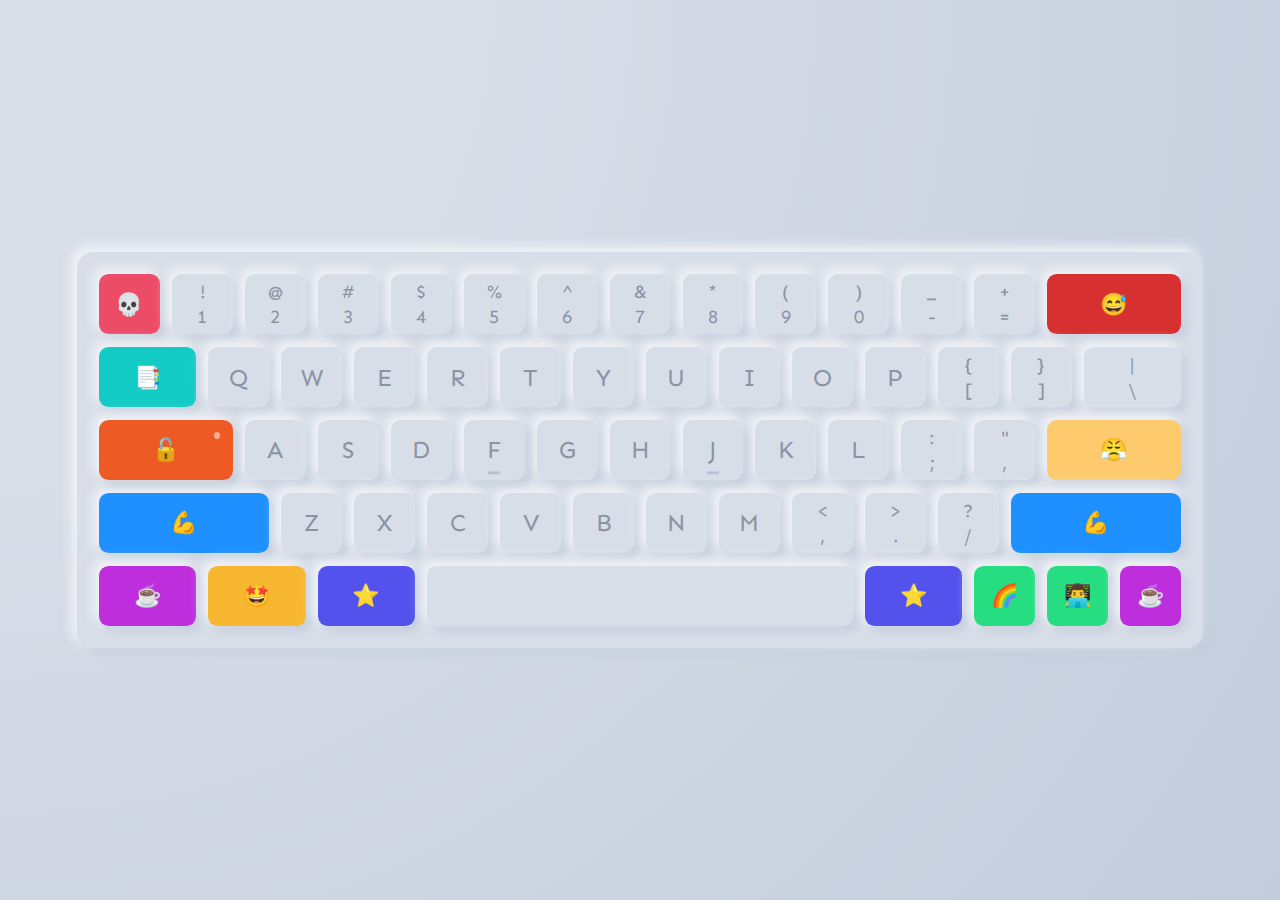
<file: Keyboard/index.html>
<!DOCTYPE html>
<html>

<head>
    <meta charset="utf-8">
    <meta http-equiv="X-UA-Compatible" content="IE=edge">
    <title></title>
    <link rel="stylesheet" href="style.css">
</head>

<body>
    <!-- 60% layout-->
    <!-- ------------------------------------------------->
    <div class="keyboard">
        <div class="key s2 esc" data-key="💀">💀</div>
        <div class="key" on-shift="!" data-key="1">1</div>
        <div class="key" on-shift="@" data-key="2">2</div>
        <div class="key" on-shift="#" data-key="3">3</div>
        <div class="key" on-shift="$" data-key="4">4</div>
        <div class="key" on-shift="%" data-key="5">5</div>
        <div class="key" on-shift="^" data-key="6">6</div>
        <div class="key" on-shift="&amp;" data-key="7">7</div>
        <div class="key" on-shift="*" data-key="8">8</div>
        <div class="key" on-shift="(" data-key="9">9</div>
        <div class="key" on-shift=")" data-key="0">0</div>
        <div class="key sub" on-shift="_" data-key="-">-</div>
        <div class="key add" on-shift="+" data-key="=">=</div>
        <div class="key s4 back" data-key="😅">😅</div>
        <div class="key s3 tab" data-key="📑">📑</div>
        <div class="key" data-key="Q">Q</div>
        <div class="key" data-key="W">W</div>
        <div class="key" data-key="E">E</div>
        <div class="key" data-key="R">R</div>
        <div class="key" data-key="T">T</div>
        <div class="key" data-key="Y">Y</div>
        <div class="key" data-key="U">U</div>
        <div class="key" data-key="I">I</div>
        <div class="key" data-key="O">O</div>
        <div class="key" data-key="P">P</div>
        <div class="key openbracket" on-shift="{" data-key="[">[</div>
        <div class="key closebracket" on-shift="}" data-key="]">]</div>
        <div class="key s3 pipe" on-shift="|" data-key="\">\</div>
        <div class="key s4 cap" data-key="🔓">🔓</div>
        <div class="key" data-key="A">A</div>
        <div class="key" data-key="S">S</div>
        <div class="key" data-key="D">D</div>
        <div class="key dotted" data-key="F">F</div>
        <div class="key" data-key="G">G</div>
        <div class="key" data-key="H">H</div>
        <div class="key dotted" data-key="J">J</div>
        <div class="key" data-key="K">K</div>
        <div class="key" data-key="L">L</div>
        <div class="key semi" on-shift=":" data-key=";">;</div>
        <div class="key comma" on-shift="&quot;" data-key=",">,</div>
        <div class="key s4 enter" data-key="😤">😤</div>
        <div class="key s5 shift" data-key="💪">💪</div>
        <div class="key" data-key="Z">Z</div>
        <div class="key" data-key="X">X</div>
        <div class="key" data-key="C">C</div>
        <div class="key" data-key="V">V</div>
        <div class="key" data-key="B">B</div>
        <div class="key" data-key="N">N</div>
        <div class="key" data-key="M">M</div>
        <div class="key openangular" on-shift="&lt;" data-key=",">,</div>
        <div class="key closeangular" on-shift="&gt;" data-key=".">.</div>
        <div class="key slash" on-shift="?" data-key="/">/</div>
        <div class="key s5 shift up" data-key="💪">💪</div>
        <div class="key s3 control" data-key="☕">☕</div>
        <div class="key s3 win" data-key="🤩">🤩</div>
        <div class="key s3 alt" data-key="⭐️">⭐️</div>
        <div class="key s12 space" data-key=""></div>
        <div class="key s3 alt" data-key="⭐️">⭐️</div>
        <div class="key s2 fn left" data-key="🌈">🌈</div>
        <div class="key s2 fn down" data-key="👨‍💻">👨‍💻</div>
        <div class="key s2 control right" data-key="☕">☕</div>
    </div>
</body>
<script src="myscript.js"></script>
</html>
</file>
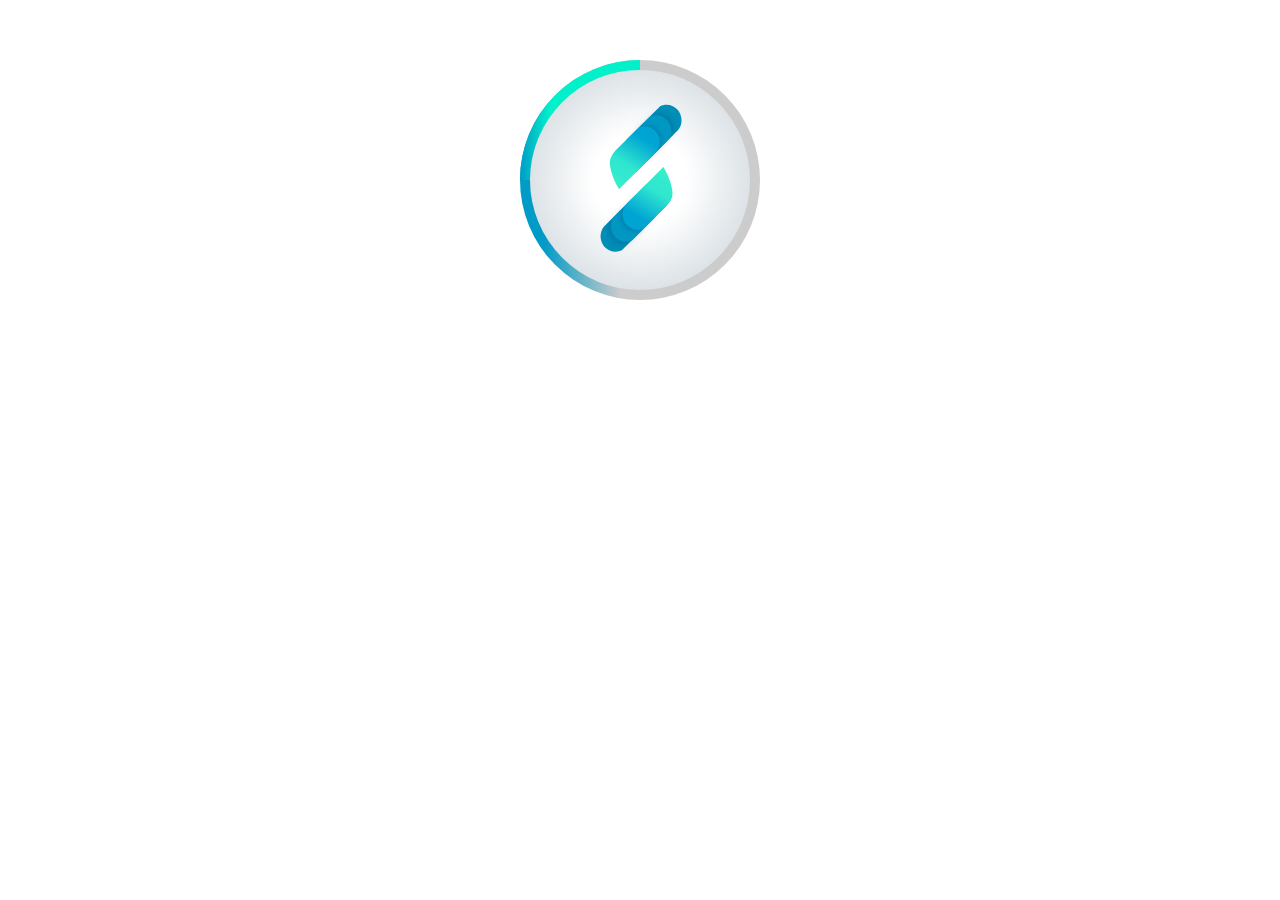
<file: Loading Indercator/index.html>
<!DOCTYPE html>
<html>

<head>
    <meta charset="utf-8">
    <meta http-equiv="X-UA-Compatible" content="IE=edge">
    <title>Loading Indercator</title>
    <link rel="stylesheet" href="style.css">
</head>

<body>
    <div class="kibanaWelcomeView">
        <div class="kibanaLoader">
            <div class="kibanaLoader__logo">
                <div class="kibanaWelcomeLogo"></div>
            </div>
            <div class="kibanaLoader__content"></div>
        </div>
    </div>
</body>

</html>
</file>
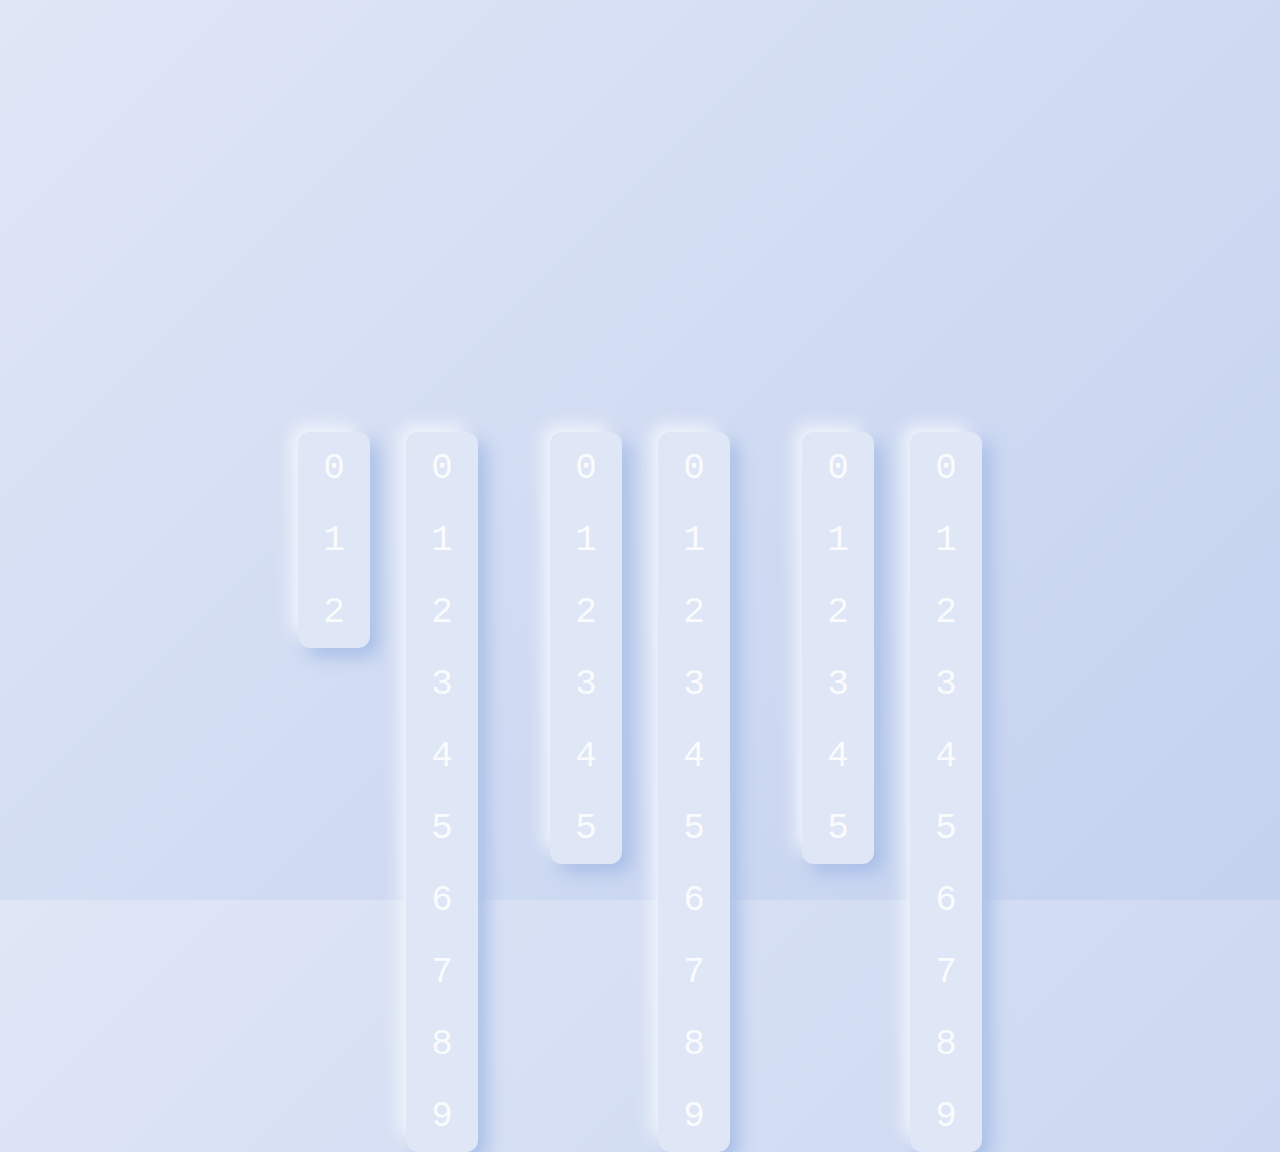
<file: New Time/index.html>
<!DOCTYPE html>
<html>

<head>
    <meta charset="utf-8">
    <meta http-equiv="X-UA-Compatible" content="IE=edge">
    <title></title>
    <link rel="stylesheet" href="style.css">
</head>

<body>
    <div class="clock">
        <div class="hr">
            <div class="strip">
                <div class="number">0</div>
                <div class="number">1</div>
                <div class="number">2</div>
            </div>
            <div class="strip">
                <div class="number">0</div>
                <div class="number">1</div>
                <div class="number">2</div>
                <div class="number">3</div>
                <div class="number">4</div>
                <div class="number">5</div>
                <div class="number">6</div>
                <div class="number">7</div>
                <div class="number">8</div>
                <div class="number">9</div>
            </div>
        </div>
        <div class="min">
            <div class="strip">
                <div class="number">0</div>
                <div class="number">1</div>
                <div class="number">2</div>
                <div class="number">3</div>
                <div class="number">4</div>
                <div class="number">5</div>
            </div>
            <div class="strip">
                <div class="number">0</div>
                <div class="number">1</div>
                <div class="number">2</div>
                <div class="number">3</div>
                <div class="number">4</div>
                <div class="number">5</div>
                <div class="number">6</div>
                <div class="number">7</div>
                <div class="number">8</div>
                <div class="number">9</div>
            </div>
        </div>
        <div class="sec">
            <div class="strip">
                <div class="number">0</div>
                <div class="number">1</div>
                <div class="number">2</div>
                <div class="number">3</div>
                <div class="number">4</div>
                <div class="number">5</div>
            </div>
            <div class="strip">
                <div class="number">0</div>
                <div class="number">1</div>
                <div class="number">2</div>
                <div class="number">3</div>
                <div class="number">4</div>
                <div class="number">5</div>
                <div class="number">6</div>
                <div class="number">7</div>
                <div class="number">8</div>
                <div class="number">9</div>
            </div>
        </div>
    </div>
</body>
<script src="myscipt.js"></script>
</html>
</file>
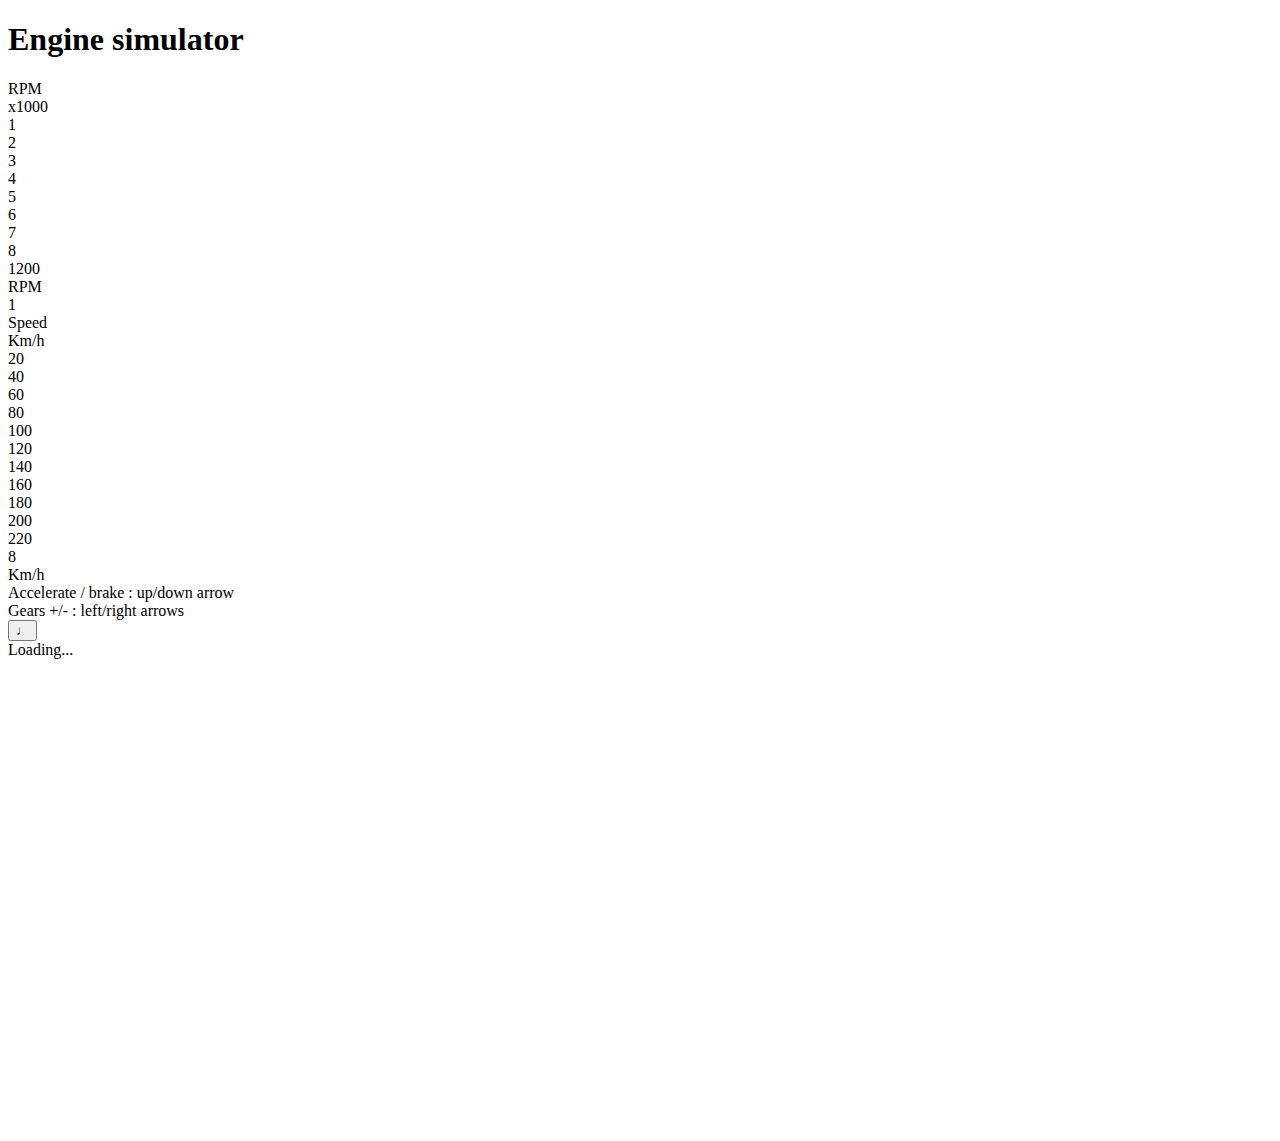
<file: Simulator Engin/index.html>
<!DOCTYPE html>
<html lang="en">

<head>
    <meta charset="UTF-8">
    <meta name="viewport" content="width=device-width, initial-scale=1.0">
    <title>Simulator Engin</title>
    <link rel="stylesheet" href="mystyle.scss">
</head>

<body>
    <div class="head">
        <h1>Engine simulator</h1>
    </div>

    <div class="dashboard">
        <div class="meter meter--rpm meter--big-label"></div>
        <div class="meter meter--gear">
            <div>1</div>
        </div>
        <div class="meter meter--speed"></div>
    </div>

    <div class="help">
        Accelerate / brake : up/down arrow<br> Gears +/- : left/right arrows<br>
    </div>

    <button class="btn-volume active">♩</button>

    <div class="loader active">Loading...</div>
</body>
<script src="myscript.js"></script>

</html>
</file>
<file: Keyboard/style.css>
@import url("https://fonts.googleapis.com/css2?family=Sen:wght@700&display=swap");

* {
    box-sizing: border-box;
    padding: 0;
    margin: 0;
}

body {
    font-family: 'Sen', sans-serif;
    min-height: 100vh;
    overflow: hidden;
    display: grid;
    place-items: center;
    background: radial-gradient(circle at top left, #d8dee8 30%, #c2ccdb);
}

.keyboard {
    display: grid;
    grid-template-columns: repeat(30, 1.9vw);
    grid-template-rows: repeat(5, 4.75vw);
    grid-gap: 0.95vw;
    background: #c2ccdb;
    padding: 1.727272727272727vw;
    border-radius: 1.266666666666667vw;
    background: #d8dee8;
    box-shadow: -0.316666666666667vw -0.316666666666667vw 0.95vw #f3f5f8, 0.316666666666667vw 0.316666666666667vw 0.633333333333333vw #c2ccdb;
}

.keyboard .key {
    border-radius: 0.76vw;
    grid-column: auto/span 2;
    width: 100%;
    height: 100%;
    padding: 0.475vw;
    font-size: 1.9vw;
    display: grid;
    align-items: center;
    color: #8a94a4;
    justify-content: center;
    cursor: pointer;
    background: #d8dee8;
    box-shadow: -0.316666666666667vw -0.316666666666667vw 0.95vw #f3f5f8, 0.316666666666667vw 0.316666666666667vw 0.633333333333333vw #c2ccdb;
    transition: all 100ms cubic-bezier(0.09, 0.32, 0.34, 2);
    user-select: none;
}

.keyboard .key:hover,
.keyboard .key.pressed {
    transform: perspective(300px) scale(0.97);
    box-shadow: inset -0.316666666666667vw -0.316666666666667vw 0.95vw -0.158333333333333vw #f6f8fa, inset 0.316666666666667vw 0.316666666666667vw 0.633333333333333vw #c2ccdb;
    color: #fff;
    text-shadow: 0 0 10px #f7f9fa, 0 0 15px #f7f9fa, 0 0 20px #f7f9fa;
}

.keyboard .key.dotted {
    position: relative;
}

.keyboard .key.dotted::before {
    content: '_';
    font-weight: bold;
    color: #b5c0d2;
    position: absolute;
    top: 70%;
    left: 50%;
    transform: translate(-50%, -50%);
}

.keyboard .key.esc {
    background: #ed4c67;
    color: #fbdbe1;
}

.keyboard .key.esc:hover,
.keyboard .key.esc.pressed {
    transform: perspective(300px) scale(0.97);
    box-shadow: inset -0.316666666666667vw -0.316666666666667vw 0.95vw -0.158333333333333vw #f38e9f, inset 0.316666666666667vw 0.316666666666667vw 0.633333333333333vw #c71432;
    color: #fff;
    text-shadow: 0 0 10px #f59eac, 0 0 15px #f59eac, 0 0 20px #f59eac;
}

.keyboard .key.back {
    background: #d63031;
    color: #f7d6d6;
}

.keyboard .key.back:hover,
.keyboard .key.back.pressed {
    transform: perspective(300px) scale(0.97);
    box-shadow: inset -0.316666666666667vw -0.316666666666667vw 0.95vw -0.158333333333333vw #e57c7d, inset 0.316666666666667vw 0.316666666666667vw 0.633333333333333vw #991e1f;
    color: #fff;
    text-shadow: 0 0 10px #e88f90, 0 0 15px #e88f90, 0 0 20px #e88f90;
}

.keyboard .key.shift {
    background: #1e90ff;
    color: #d2e9ff;
}

.keyboard .key.shift:hover,
.keyboard .key.shift.pressed {
    transform: perspective(300px) scale(0.97);
    box-shadow: inset -0.316666666666667vw -0.316666666666667vw 0.95vw -0.158333333333333vw #71b9ff, inset 0.316666666666667vw 0.316666666666667vw 0.633333333333333vw #0065c8;
    color: #fff;
    text-shadow: 0 0 10px #85c3ff, 0 0 15px #85c3ff, 0 0 20px #85c3ff;
}

.keyboard .key.control {
    background: #be2edd;
    color: #f2d5f8;
}

.keyboard .key.control:hover,
.keyboard .key.control.pressed {
    transform: perspective(300px) scale(0.97);
    box-shadow: inset -0.316666666666667vw -0.316666666666667vw 0.95vw -0.158333333333333vw #d57be9, inset 0.316666666666667vw 0.316666666666667vw 0.633333333333333vw #891aa1;
    color: #fff;
    text-shadow: 0 0 10px #db8eec, 0 0 15px #db8eec, 0 0 20px #db8eec;
}

.keyboard .key.win {
    background: #f7b731;
    color: #fdf1d6;
}

.keyboard .key.win:hover,
.keyboard .key.win.pressed {
    transform: perspective(300px) scale(0.97);
    box-shadow: inset -0.316666666666667vw -0.316666666666667vw 0.95vw -0.158333333333333vw #fad17d, inset 0.316666666666667vw 0.316666666666667vw 0.633333333333333vw #c78908;
    color: #fff;
    text-shadow: 0 0 10px #fad890, 0 0 15px #fad890, 0 0 20px #fad890;
}

.keyboard .key.alt {
    background: #5352ed;
    color: #dddcfb;
}

.keyboard .key.alt:hover,
.keyboard .key.alt.pressed {
    transform: perspective(300px) scale(0.97);
    box-shadow: inset -0.316666666666667vw -0.316666666666667vw 0.95vw -0.158333333333333vw #9291f3, inset 0.316666666666667vw 0.316666666666667vw 0.633333333333333vw #1615ca;
    color: #fff;
    text-shadow: 0 0 10px #a2a1f5, 0 0 15px #a2a1f5, 0 0 20px #a2a1f5;
}

.keyboard .key.fn {
    background: #26de81;
    color: #d4f8e6;
}

.keyboard .key.fn:hover,
.keyboard .key.fn.pressed {
    transform: perspective(300px) scale(0.97);
    box-shadow: inset -0.316666666666667vw -0.316666666666667vw 0.95vw -0.158333333333333vw #76eaaf, inset 0.316666666666667vw 0.316666666666667vw 0.633333333333333vw #189e5a;
    color: #fff;
    text-shadow: 0 0 10px #8aedbb, 0 0 15px #8aedbb, 0 0 20px #8aedbb;
}

.keyboard .key.cap {
    background: #ee5a24;
    color: #fcded3;
    position: relative;
}

.keyboard .key.cap:hover,
.keyboard .key.cap.pressed {
    transform: perspective(300px) scale(0.97);
    box-shadow: inset -0.316666666666667vw -0.316666666666667vw 0.95vw -0.158333333333333vw #f49675, inset 0.316666666666667vw 0.316666666666667vw 0.633333333333333vw #b23a0e;
    color: #fff;
    text-shadow: 0 0 10px #f6a588, 0 0 15px #f6a588, 0 0 20px #f6a588;
}

.keyboard .key.cap::before {
    content: '';
    position: absolute;
    width: 0.5vw;
    height: 0.5vw;
    background: #f6ac91;
    top: 1vw;
    right: 1vw;
    border-radius: 50%;
}

.keyboard .key.cap.on::before {
    background: #fbded3;
    box-shadow: 0 0 0.5vw 0.2vw rgba(255, 255, 255, 0.8);
}

.keyboard .key.tab {
    background: #12cbc4;
    color: #cafaf8;
}

.keyboard .key.tab:hover,
.keyboard .key.tab.pressed {
    transform: perspective(300px) scale(0.97);
    box-shadow: inset -0.316666666666667vw -0.316666666666667vw 0.95vw -0.158333333333333vw #5aede7, inset 0.316666666666667vw 0.316666666666667vw 0.633333333333333vw #0d8e89;
    color: #fff;
    text-shadow: 0 0 10px #72f0eb, 0 0 15px #72f0eb, 0 0 20px #72f0eb;
}

.keyboard .key.enter {
    background: #fdcb6e;
    color: #fff5e2;
}

.keyboard .key.enter:hover,
.keyboard .key.enter.pressed {
    transform: perspective(300px) scale(0.97);
    box-shadow: inset -0.316666666666667vw -0.316666666666667vw 0.95vw -0.158333333333333vw #fddea3, inset 0.316666666666667vw 0.316666666666667vw 0.633333333333333vw #fba403;
    color: #fff;
    text-shadow: 0 0 10px #fde2b0, 0 0 15px #fde2b0, 0 0 20px #fde2b0;
}

.keyboard .key.s2 {
    font-size: 1.727272727272727vw;
    grid-column: auto/span 2;
}

.keyboard .key.s3 {
    font-size: 1.727272727272727vw;
    grid-column: auto/span 3;
}

.keyboard .key.s4 {
    font-size: 1.727272727272727vw;
    grid-column: auto/span 4;
}

.keyboard .key.s5 {
    font-size: 1.727272727272727vw;
    grid-column: auto/span 5;
}

.keyboard .key.s6 {
    font-size: 1.727272727272727vw;
    grid-column: auto/span 6;
}

.keyboard .key.s12 {
    font-size: 1.727272727272727vw;
    grid-column: auto/span 12;
}

.keyboard .key[on-shift] {
    font-size: 1.461538461538461vw;
    justify-items: center;
}

.keyboard .key[on-shift]::before {
    content: attr(on-shift);
    align-items: end;
}
</file>
<file: Loading Indercator/style.css>
HTML CSSResult
/* DEMO STYLES ============= */
body {
  margin: 0;
  background: linear-gradient(135deg, rgba(0,160,207,1) 0%, rgba(0,160,207,1) 27%, rgba(31,200,167,1) 100%);
  height: 100%;
}
.kibanaLoader {
  position: relative;
  top: -6em;
}

/* KIBANA OVERRIDES ============= */
.kibanaWelcomeView {  
  background-size: cover;
  background-repeat:no-repeat;
  min-height: -webkit-fill-available;
  height: 100%;
  display: -webkit-box;
  display: -webkit-flex;
  display: -ms-flexbox;
  display: flex;
  -webkit-box-flex: 1;
  -webkit-flex: 1 0 auto;
  -ms-flex: 1 0 auto;
  flex: 1 0 auto;
  -webkit-box-orient: vertical;
  -webkit-box-direction: normal;
  -webkit-flex-direction: column;
  -ms-flex-direction: column;
  flex-direction: column;
  -webkit-box-align: center;
  -webkit-align-items: center;
  -ms-flex-align: center;
  align-items: center;
  -webkit-box-pack: center;
  -webkit-justify-content: center;
  -ms-flex-pack: center;
  justify-content: center;
  background: transparent;
}

/* LOGO ============= */
.kibanaLoader__logo {
  background-image: url('[data-uri]');
  width: 99px;
  height: 148px;
  background-repeat: no-repeat;
  background-size: contain;
  position: relative;
  top: 12em;
  left: 5em;
  z-index: 1;
}

/* LOADER/SPINNER ============= */
.kibanaLoader__content{
  width: 15em;
  height: 15em;
  border-radius: 50%;
  background: #000000;
  background: linear-gradient(to right, #009bc6 10%, rgba(0, 0, 0, 0.2) 42%);
  position: relative;
  animation: loader 1.4s infinite linear;
  transform: translateZ(0);
}
.kibanaLoader__content:before {
  width: 50%;
  height: 50%;
  background: linear-gradient(90deg, #009bc6 0%, #00f2ca 25%, #00f0cb 100%);
  border-radius: 100% 0 0 0;
  position: absolute;
  top: 0;
  left: 0;
  content: '';
}
.kibanaLoader__content:after {
  background: radial-gradient(ellipse at center, rgba(255,255,255,1) 0%, rgba(255,255,255,1) 30%, rgba(195,206,213,1) 100%); 
  filter: progid:DXImageTransform.Microsoft.gradient( startColorstr='#ffffff', endColorstr='#c3ced5', GradientType=1 );
  width: 92%;
  height: 92%;
  border-radius: 50%;
  content: '';
  margin: auto;
  position: absolute;
  top: 0;
  left: 0;
  bottom: 0;
  right: 0;
}

@-webkit-keyframes loader {
  0% {
    -webkit-transform: rotate(0deg);
    transform: rotate(0deg);
  }
  100% {
    -webkit-transform: rotate(360deg);
    transform: rotate(360deg);
  }
}
@keyframes loader {
  0% {
    -webkit-transform: rotate(0deg);
    transform: rotate(0deg);
  }
  100% {
    -webkit-transform: rotate(360deg);
    transform: rotate(360deg);
  }
}
</file>
<file: New Time/style.css>
* {
    box-sizing: border-box;
    padding: 0;
    margin: 0;
}

body {
    font-family: monospace;
    font-size: 4vmin;
    min-height: 100vh;
    display: grid;
    overflow: hidden;
    place-items: center;
    background: linear-gradient(-45deg, #c4d2ef, #dfe6f6);
}

.hr,
.min,
.sec {
    display: grid;
    grid-template-columns: 1fr 1fr;
    grid-gap: 4vmin;
    grid-row: 1/2;
    align-items: start;
}

.number {
    user-select: none;
    width: 8vmin;
    height: 8vmin;
    display: grid;
    place-items: center;
    color: #f9fbfd;
    transition: all 500ms 100ms ease;
    border-radius: 50%;
}

.number.pop {
    color: #3e6ccb;
    font-weight: bold;
    transform: scale(1.3);
    background-color: #dfe6f6;
    box-shadow: -1vmin -1vmin 2vmin -0.5vmin #f9fbfd, 1vmin 1vmin 2vmin #a9bee8;
}

.strip {
    transition: transform 500ms ease-in-out;
    border-radius: 1.333333333333333vmin;
    background-color: #dfe6f6;
    box-shadow: -1vmin -1vmin 2vmin -0.5vmin #f9fbfd, 1vmin 1vmin 2vmin #a9bee8;
}

.clock {
    display: grid;
    grid-template-columns: repeat(3, 1fr);
    grid-gap: 8vmin;
    height: 4vmin;
    position: relative;
    padding: 0 4vmin;
}
</file>
